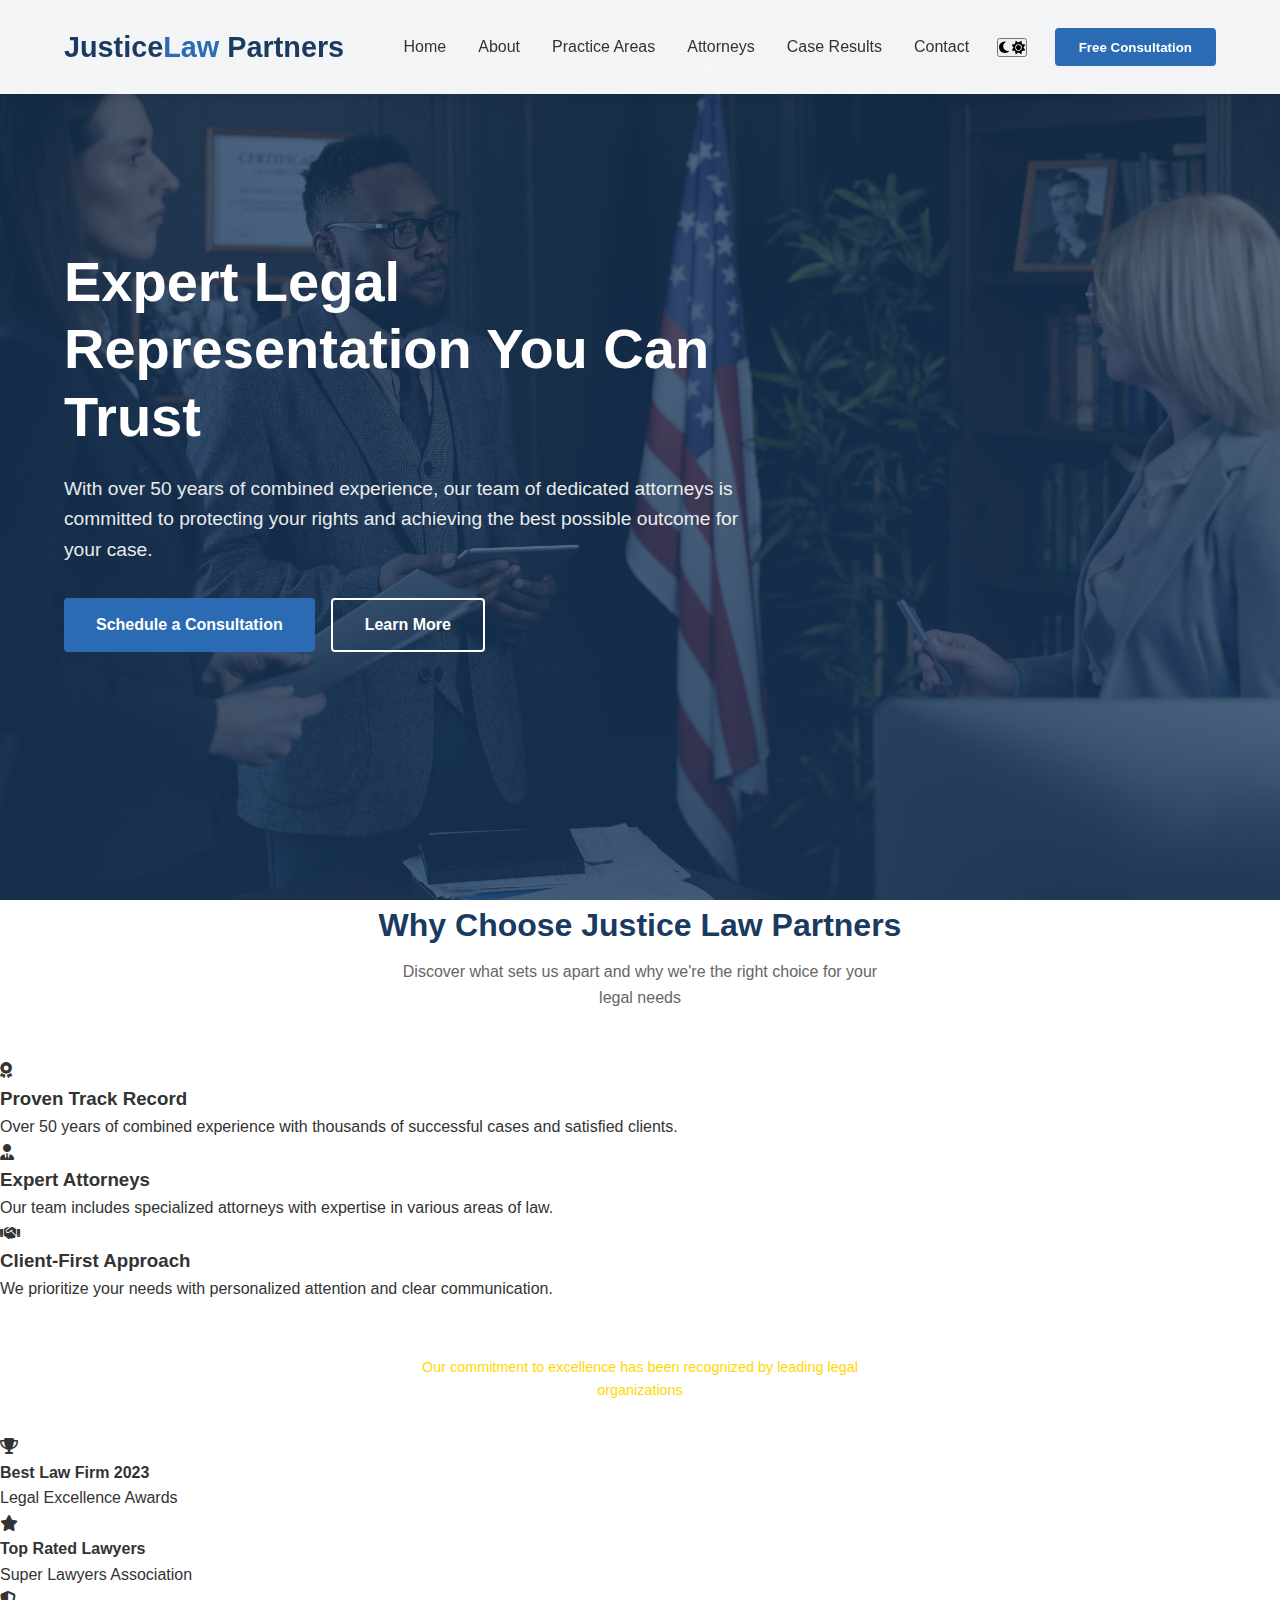
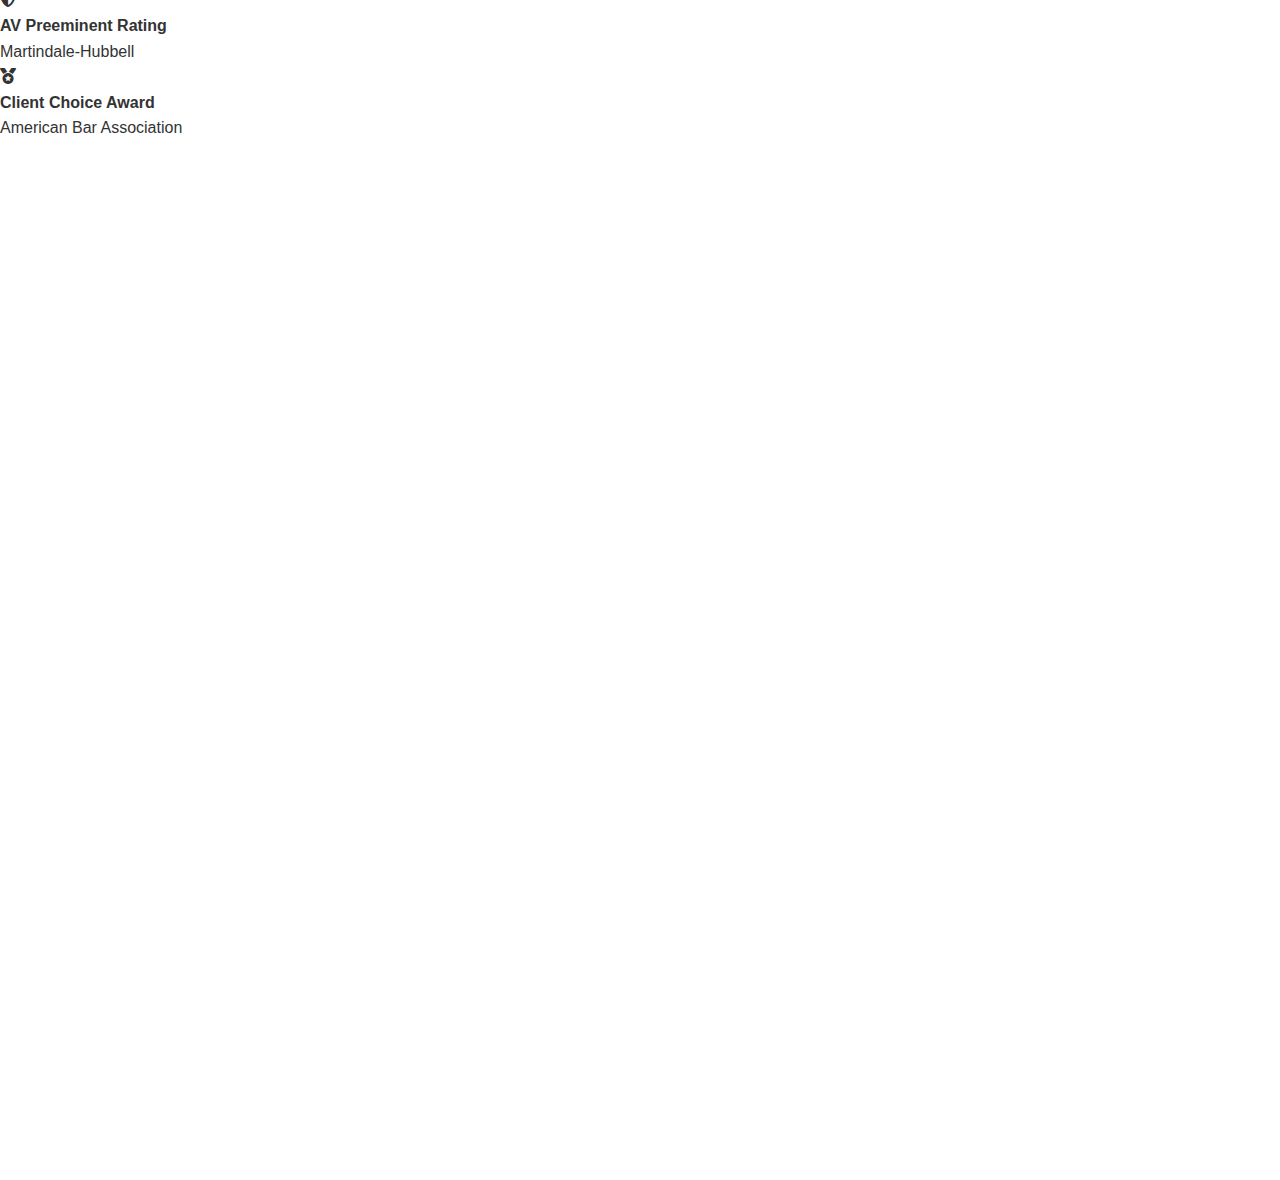
<file: index.html>
<!DOCTYPE html>
<html lang="en">
<head>
    <meta charset="UTF-8">
    <meta name="viewport" content="width=device-width, initial-scale=1.0">
    <title>Justice Law Partners</title>
    <link rel="stylesheet" href="styles/styles.css">
    <link rel="stylesheet" href="https://cdnjs.cloudflare.com/ajax/libs/font-awesome/6.4.0/css/all.min.css">
  
</head>
<body>
    <!-- Navigation Bar -->
    <nav>
        <div class="logo">Justice<span>Law</span> Partners</div>
        <ul class="nav-links">
            <li><a href="#">Home</a></li>
            <li><a href="#">About</a></li>
            <li><a href="#">Practice Areas</a></li>
            <li><a href="#">Attorneys</a></li>
            <li><a href="#">Case Results</a></li>
            <li><a href="#">Contact</a></li>
        </ul>
        <button class="dark-mode-toggle" id="darkModeToggle">
         <i class="fas fa-moon"></i>
        <i class="fas fa-sun"></i>
        </button>
        <button class="contact-btn">Free Consultation</button>
    </nav>

    <!-- Hero Section -->
    <section class="hero">
        <div class="hero-content">
            <h1>Expert Legal Representation You Can Trust</h1>
            <p>With over 50 years of combined experience, our team of dedicated attorneys is committed to protecting your rights and achieving the best possible outcome for your case.</p>
            <div class="hero-btns">
                <button class="btn btn-primary">Schedule a Consultation</button>
                <button class="btn btn-secondary">Learn More</button>
            </div>
        </div>
    </section>

     <!-- Why Choose Us Section -->
    <section class="why-choose-us">
        <div class="section-header">
            <h2>Why Choose Justice Law Partners</h2>
            <p>Discover what sets us apart and why we're the right choice for your legal needs</p>
        </div>

        <!-- Unique Selling Propositions -->
        <div class="usp-grid">
            <div class="usp-card">
                <div class="usp-icon">
                    <i class="fas fa-award"></i>
                </div>
                <h3>Proven Track Record</h3>
                <p>Over 50 years of combined experience with thousands of successful cases and satisfied clients.</p>
            </div>

            <div class="usp-card">
                <div class="usp-icon">
                    <i class="fas fa-user-tie"></i>
                </div>
                <h3>Expert Attorneys</h3>
                <p>Our team includes specialized attorneys with expertise in various areas of law.</p>
            </div>

            <div class="usp-card">
                <div class="usp-icon">
                    <i class="fas fa-handshake"></i>
                </div>
                <h3>Client-First Approach</h3>
                <p>We prioritize your needs with personalized attention and clear communication.</p>
            </div>
        </div>

        <!-- Awards & Certifications -->
        <div class="awards-section">
            <div class="section-header" style="color: white; margin-bottom: 2rem;">
                <h2 style="font-size: 1.8rem; color: white;">Awards & Recognition</h2>
                <p style="font-size: 0.9rem; color: #ffd700;">Our commitment to excellence has been recognized by leading legal organizations</p>
            </div>
            <div class="awards-grid">
                <div class="award-item">
                    <div class="award-icon">
                        <i class="fas fa-trophy"></i>
                    </div>
                    <h4>Best Law Firm 2023</h4>
                    <p>Legal Excellence Awards</p>
                </div>
                <div class="award-item">
                    <div class="award-icon">
                        <i class="fas fa-star"></i>
                    </div>
                    <h4>Top Rated Lawyers</h4>
                    <p>Super Lawyers Association</p>
                </div>
                <div class="award-item">
                    <div class="award-icon">
                        <i class="fas fa-shield-alt"></i>
                    </div>
                    <h4>AV Preeminent Rating</h4>
                    <p>Martindale-Hubbell</p>
                </div>
                <div class="award-item">
                    <div class="award-icon">
                        <i class="fas fa-medal"></i>
                    </div>
                    <h4>Client Choice Award</h4>
                    <p>American Bar Association</p>
                </div>
            </div>
        </div>


<!-- Stats Section -->
<section class="stats fade-in">
    <div class="stat-item fade-in">
        <div class="stat-number" data-target="500">0</div>
        <div class="stat-text">Cases Won</div>
    </div>
    <div class="stat-item fade-in">
        <div class="stat-number" data-target="50">0</div>
        <div class="stat-text">Years Experience</div>
    </div>
    <div class="stat-item fade-in">
        <div class="stat-number" data-target="98">0</div>
        <div class="stat-text">Client Satisfaction</div>
    </div>
    <div class="stat-item fade-in">
        <div class="stat-number">24/7</div>
        <div class="stat-text">Client Support</div>
    </div>
</section>

 <!-- Practice Areas Section -->
<section class="practice-areas fade-in">
    <div class="section-header fade-in">
        <h2>Our Practice Areas</h2>
        <p>Expert legal services tailored to meet your specific needs.</p>
    </div>
    
    <div class="areas-grid">
        <!-- Criminal Defense -->
        <div class="area-card fade-in">
            <div class="card-icon">
                <i class="fas fa-gavel"></i>
            </div>
            <h3>Criminal Defense</h3>
            <p>Protecting your rights and freedom with aggressive defense strategies.</p>
            <a href="#" class="read-more">
                Read More <i class="fas fa-arrow-right"></i>
            </a>
        </div>

        <!-- Real Estate Law -->
        <div class="area-card fade-in">
            <div class="card-icon">
                <i class="fas fa-home"></i>
            </div>
            <h3>Real Estate Law</h3>
            <p>Property transactions, disputes, and real estate legal matters.</p>
            <a href="#" class="read-more">
                Read More <i class="fas fa-arrow-right"></i>
            </a>
        </div>

        <!-- Family Law -->
        <div class="area-card fade-in">
            <div class="card-icon">
                <i class="fas fa-users"></i>
            </div>
            <h3>Family Law</h3>
            <p>Divorce, child custody, and family matter resolution.</p>
            <a href="#" class="read-more">
                Read More <i class="fas fa-arrow-right"></i>
            </a>
        </div>

        <!-- Business Law -->
        <div class="area-card fade-in">
            <div class="card-icon">
                <i class="fas fa-briefcase"></i>
            </div>
            <h3>Business Law</h3>
            <p>Corporate formation, contracts, and business litigation.</p>
            <a href="#" class="read-more">
                Read More <i class="fas fa-arrow-right"></i>
            </a>
        </div>

        <!-- Personal Injury -->
        <div class="area-card fade-in">
            <div class="card-icon">
                <i class="fas fa-car-crash"></i>
            </div>
            <h3>Personal Injury</h3>
            <p>Compensation for injuries from accidents and negligence.</p>
            <a href="#" class="read-more">
                Read More <i class="fas fa-arrow-right"></i>
            </a>
        </div>

        <!-- Immigration Law -->
        <div class="area-card fade-in">
            <div class="card-icon">
                <i class="fas fa-passport"></i>
            </div>
            <h3>Immigration Law</h3>
            <p>Visa applications, citizenship, and immigration compliance.</p>
            <a href="#" class="read-more"> 
                Read More <i class="fas fa-arrow-right"></i>
            </a>
        </div>
        <a class = "explore-btn" href="practice-areas.html" class="explore-btn">
            Explore More Areas <i class="fas fa-arrow-right"></i>
        </a>
    </div> 
    
</section>
        

    <script src="script/script.js"></script>
</body>
</html>
</file>
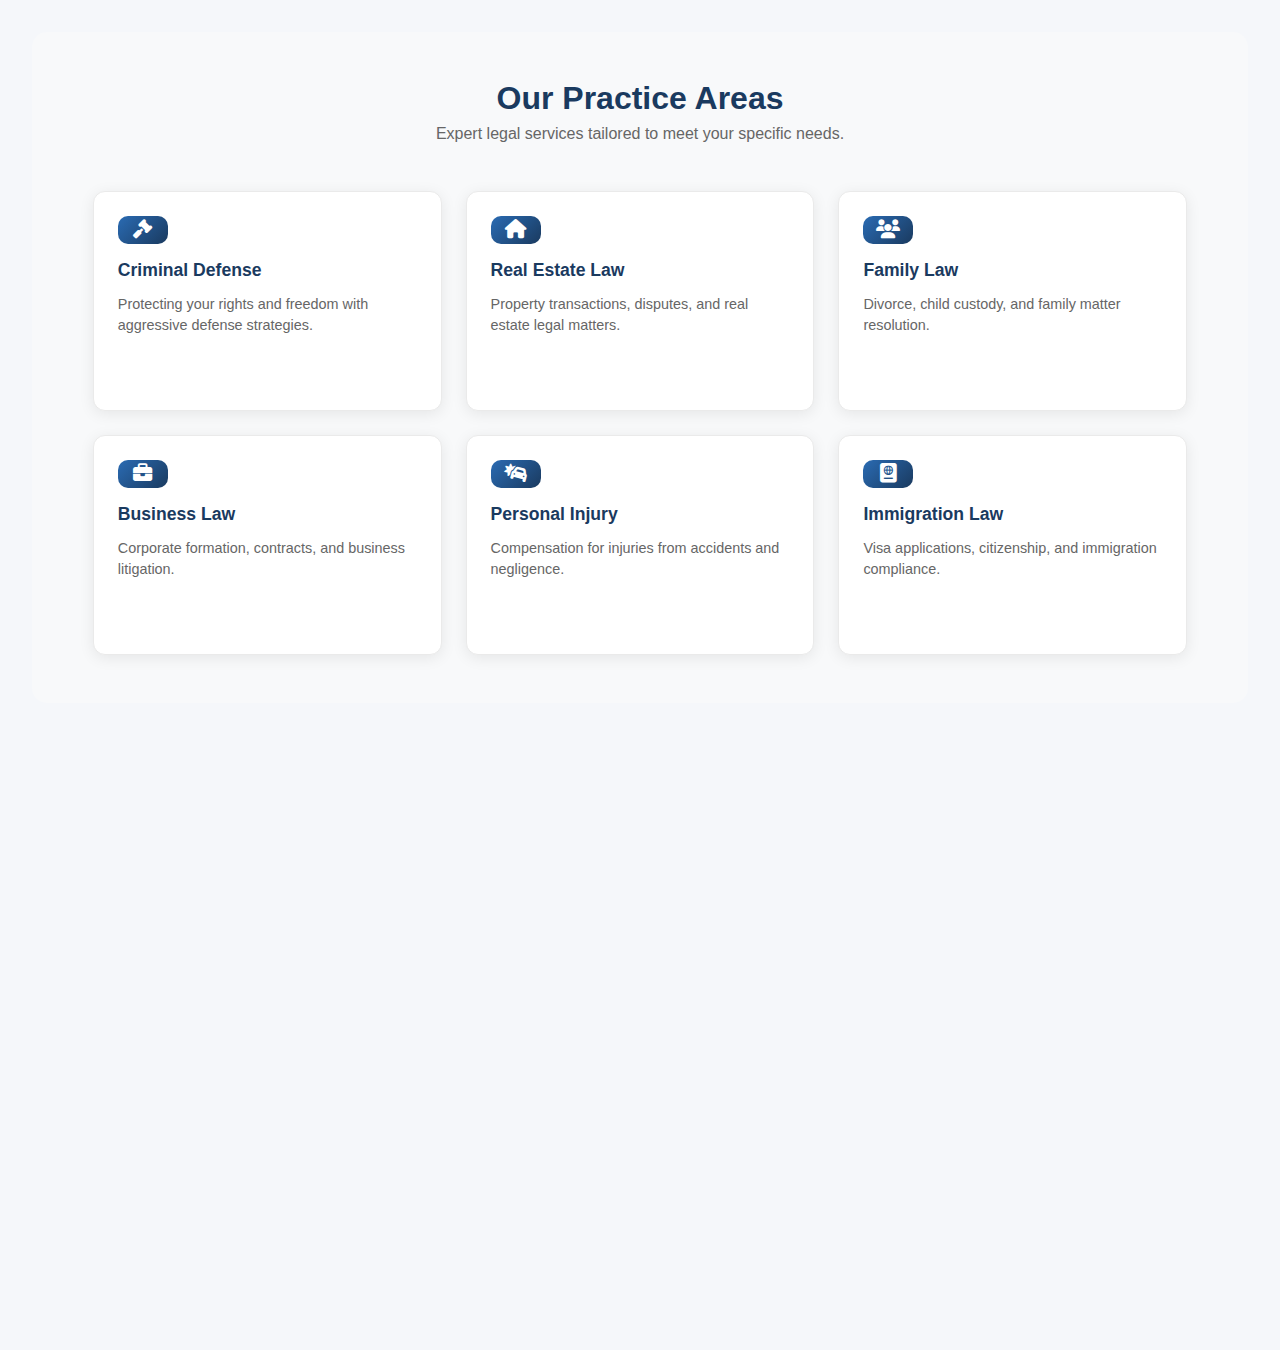
<file: contact.html>
<!DOCTYPE html>
<html lang="en">
<head>
    <meta charset="UTF-8">
    <meta name="viewport" content="width=device-width, initial-scale=1.0">
    <title>Practice Areas Test</title>
    <link rel="stylesheet" href="https://cdnjs.cloudflare.com/ajax/libs/font-awesome/6.4.0/css/all.min.css">
    <style>
        * {
            margin: 0;
            padding: 0;
            box-sizing: border-box;
            font-family: 'Segoe UI', Tahoma, Geneva, Verdana, sans-serif;
        }

        body {
            background: #f5f7fa;
            padding: 2rem;
            min-height: 150vh; /* Added to enable scrolling */
        }

        /* Practice Areas Section */
        .practice-areas {
            padding: 3rem 5%;
            background-color: #f8f9fa;
            max-width: 1400px;
            margin: 0 auto;
            border-radius: 15px;
        }

        .section-header {
            text-align: center;
            margin-bottom: 3rem;
        }

        .section-header h2 {
            font-size: 2rem;
            color: #1a3a5f;
            margin-bottom: 0.5rem;
        }

        .section-header p {
            font-size: 1rem;
            color: #666;
            max-width: 500px;
            margin: 0 auto;
        }

        .areas-grid {
            display: grid;
            grid-template-columns: repeat(auto-fit, minmax(280px, 1fr));
            gap: 1.5rem;
            max-width: 1200px;
            margin: 0 auto;
        }

        .area-card {
            background: white;
            border-radius: 12px;
            padding: 1.5rem;
            box-shadow: 0 3px 15px rgba(0, 0, 0, 0.08);
            transition: all 0.3s ease;
            position: relative;
            overflow: hidden;
            border: 1px solid #eaeaea;
            height: 220px;
            display: flex;
            flex-direction: column;
        }

        .area-card:hover {
            transform: translateY(-3px);
            box-shadow: 0 8px 25px rgba(42, 107, 179, 0.12);
        }

        .card-icon {
            width: 50px;
            height: 50px;
            background: linear-gradient(135deg, #2a6bb3, #1a3a5f);
            border-radius: 10px;
            display: flex;
            align-items: center;
            justify-content: center;
            margin-bottom: 1rem;
            color: white;
            font-size: 1.2rem;
        }

        .area-card h3 {
            font-size: 1.1rem;
            color: #1a3a5f;
            margin-bottom: 0.8rem;
            font-weight: 600;
        }

        .area-card p {
            color: #666;
            line-height: 1.5;
            font-size: 0.9rem;
            margin-bottom: 1rem;
            flex-grow: 1;
        }

        .read-more {
            display: inline-flex;
            align-items: center;
            gap: 0.3rem;
            color: #2a6bb3;
            text-decoration: none;
            font-weight: 600;
            padding: 0.5rem 1rem;
            border: 1.5px solid #2a6bb3;
            border-radius: 6px;
            transition: all 0.3s ease;
            opacity: 0;
            transform: translateY(8px);
            font-size: 0.85rem;
            align-self: flex-start;
        }

        .area-card:hover .read-more {
            opacity: 1;
            transform: translateY(0);
        }

        .read-more:hover {
            background: #2a6bb3;
            color: white;
            transform: translateX(3px);
        }

        .read-more i {
            transition: transform 0.3s ease;
            font-size: 0.8rem;
        }

        .read-more:hover i {
            transform: translateX(2px);
        }

        /* Fade In Animations */
        .fade-in {
            opacity: 0;
            transform: translateY(30px);
            transition: opacity 0.6s ease, transform 0.6s ease;
        }

        .fade-in.visible {
            opacity: 1;
            transform: translateY(0);
        }

        /* Staggered animation for cards */
        .area-card.fade-in:nth-child(1) { transition-delay: 0.1s; }
        .area-card.fade-in:nth-child(2) { transition-delay: 0.2s; }
        .area-card.fade-in:nth-child(3) { transition-delay: 0.3s; }
        .area-card.fade-in:nth-child(4) { transition-delay: 0.4s; }
        .area-card.fade-in:nth-child(5) { transition-delay: 0.5s; }
        .area-card.fade-in:nth-child(6) { transition-delay: 0.6s; }

        /* Responsive */
        @media (max-width: 768px) {
            .areas-grid {
                grid-template-columns: 1fr;
                gap: 1rem;
            }
            
            .area-card {
                padding: 1.25rem;
                height: auto;
                min-height: 200px;
            }
            
            body {
                padding: 1rem;
            }
        }

        .test-notice {
            text-align: center;
            background: #2a6bb3;
            color: white;
            padding: 0.8rem;
            border-radius: 8px;
            margin-bottom: 2rem;
            font-weight: 600;
            font-size: 0.9rem;
        }

        .scroll-indicator {
            text-align: center;
            color: #666;
            margin-top: 2rem;
            font-style: italic;
        }
    </style>
</head>
<body>
  

    <!-- Practice Areas Section -->
    <section class="practice-areas fade-in">
        <div class="section-header fade-in">
            <h2>Our Practice Areas</h2>
            <p>Expert legal services tailored to meet your specific needs.</p>
        </div>
        
        <div class="areas-grid">
            <!-- Criminal Defense -->
            <div class="area-card fade-in">
                <div class="card-icon">
                    <i class="fas fa-gavel"></i>
                </div>
                <h3>Criminal Defense</h3>
                <p>Protecting your rights and freedom with aggressive defense strategies.</p>
                <a href="#" class="read-more">
                    Read More <i class="fas fa-arrow-right"></i>
                </a>
            </div>

            <!-- Real Estate Law -->
            <div class="area-card fade-in">
                <div class="card-icon">
                    <i class="fas fa-home"></i>
                </div>
                <h3>Real Estate Law</h3>
                <p>Property transactions, disputes, and real estate legal matters.</p>
                <a href="#" class="read-more">
                    Read More <i class="fas fa-arrow-right"></i>
                </a>
            </div>

            <!-- Family Law -->
            <div class="area-card fade-in">
                <div class="card-icon">
                    <i class="fas fa-users"></i>
                </div>
                <h3>Family Law</h3>
                <p>Divorce, child custody, and family matter resolution.</p>
                <a href="#" class="read-more">
                    Read More <i class="fas fa-arrow-right"></i>
                </a>
            </div>

            <!-- Business Law -->
            <div class="area-card fade-in">
                <div class="card-icon">
                    <i class="fas fa-briefcase"></i>
                </div>
                <h3>Business Law</h3>
                <p>Corporate formation, contracts, and business litigation.</p>
                <a href="#" class="read-more">
                    Read More <i class="fas fa-arrow-right"></i>
                </a>
            </div>

            <!-- Personal Injury -->
            <div class="area-card fade-in">
                <div class="card-icon">
                    <i class="fas fa-car-crash"></i>
                </div>
                <h3>Personal Injury</h3>
                <p>Compensation for injuries from accidents and negligence.</p>
                <a href="#" class="read-more">
                    Read More <i class="fas fa-arrow-right"></i>
                </a>
            </div>

            <!-- Immigration Law -->
            <div class="area-card fade-in">
                <div class="card-icon">
                    <i class="fas fa-passport"></i>
                </div>
                <h3>Immigration Law</h3>
                <p>Visa applications, citizenship, and immigration compliance.</p>
                <a href="#" class="read-more">
                    Read More <i class="fas fa-arrow-right"></i>
                </a>
            </div>
        </div>
    </section>

    <script>
        // Fade in on scroll function
        function fadeInOnScroll() {
            const fadeElements = document.querySelectorAll('.fade-in');
            
            fadeElements.forEach(element => {
                const elementTop = element.getBoundingClientRect().top;
                const elementVisible = 150;
                
                if (elementTop < window.innerHeight - elementVisible) {
                    element.classList.add('visible');
                }
            });
        }

        // Event listeners
        window.addEventListener('scroll', fadeInOnScroll);
        window.addEventListener('load', fadeInOnScroll);
    </script>
</body>
</html>
</file>
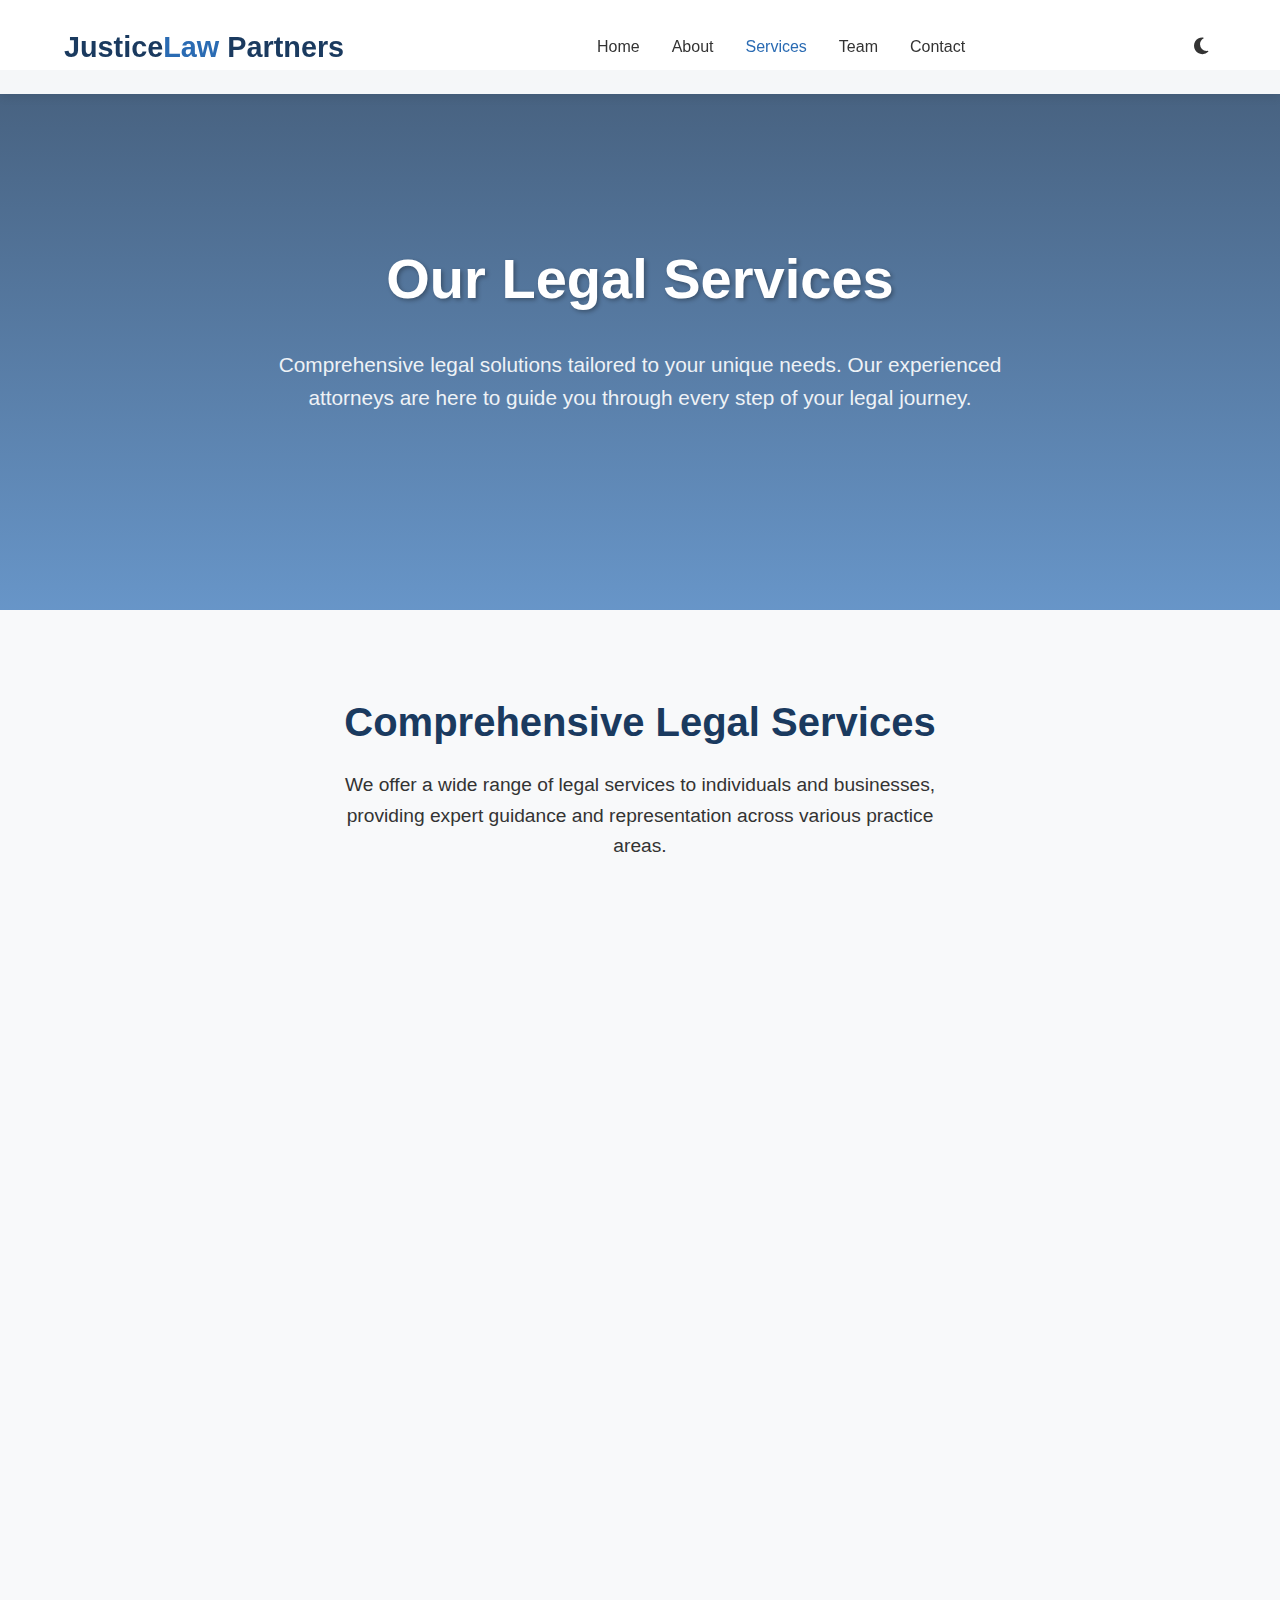
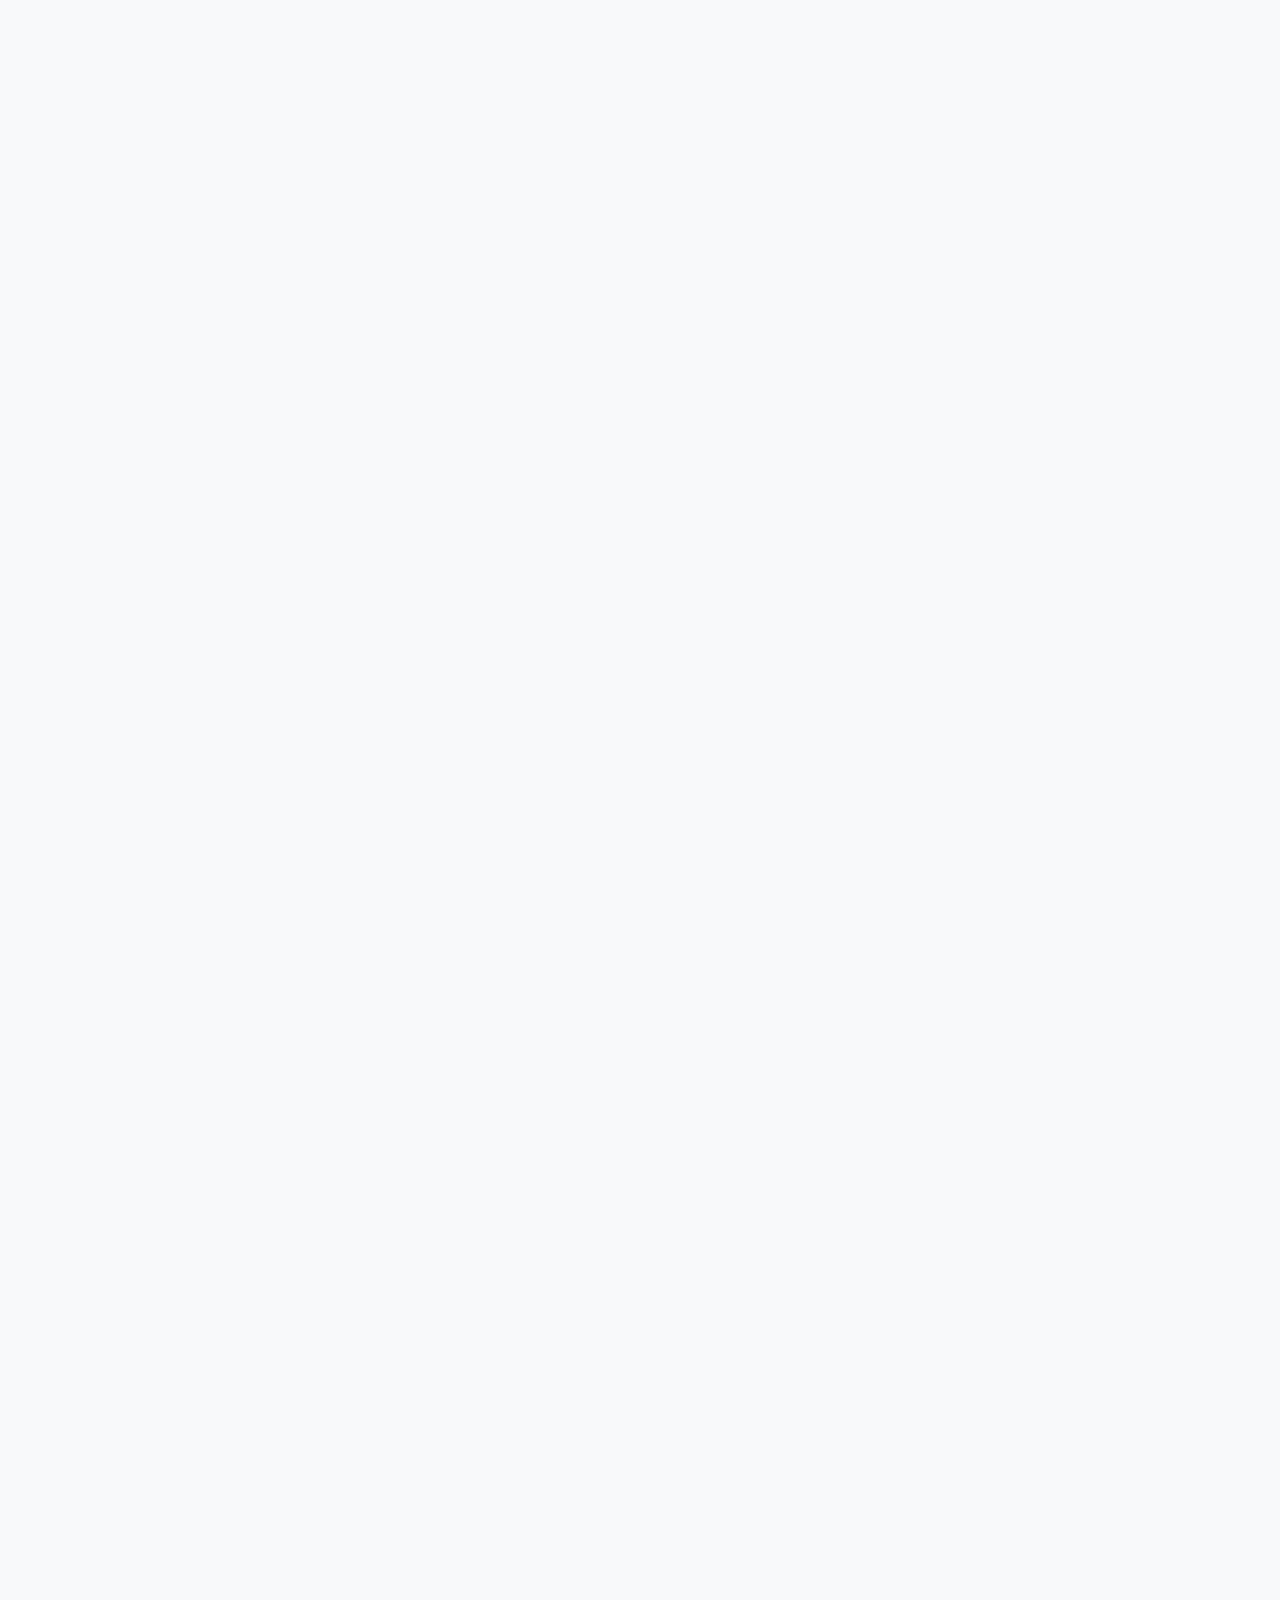
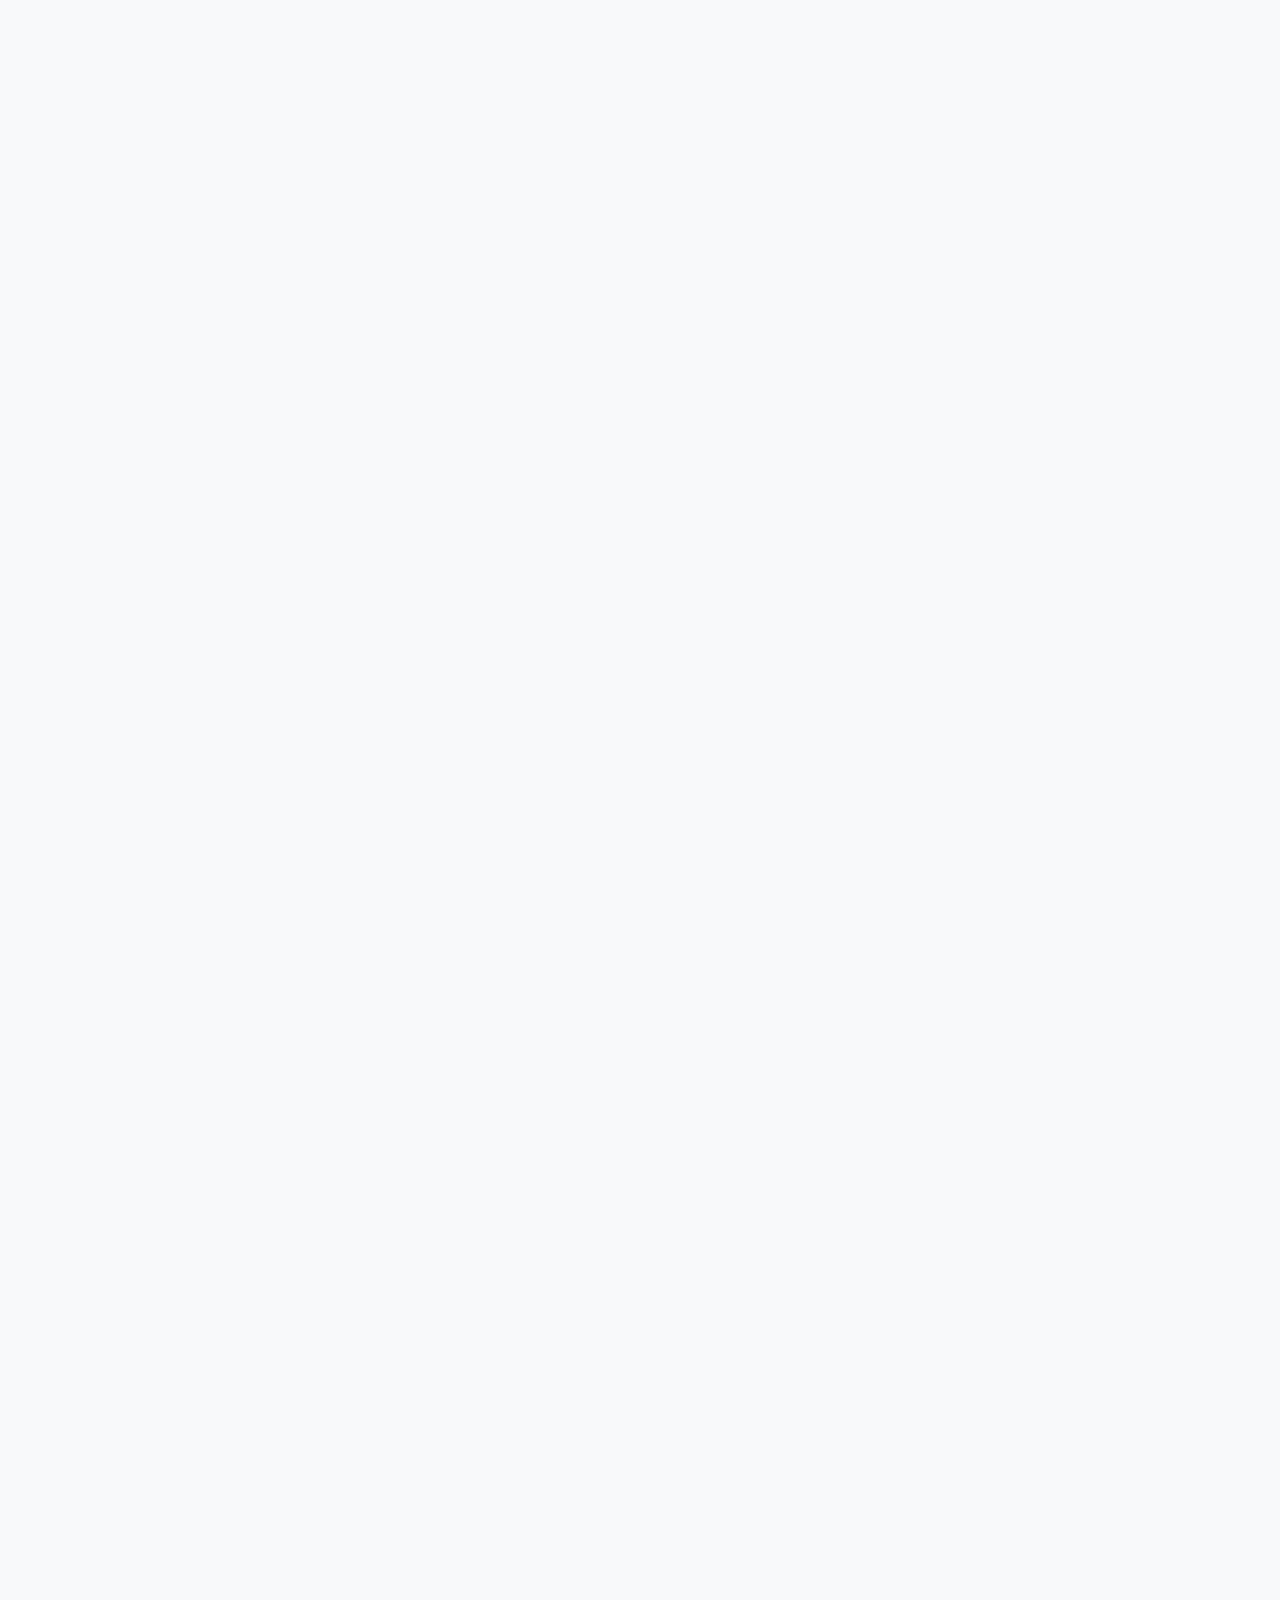
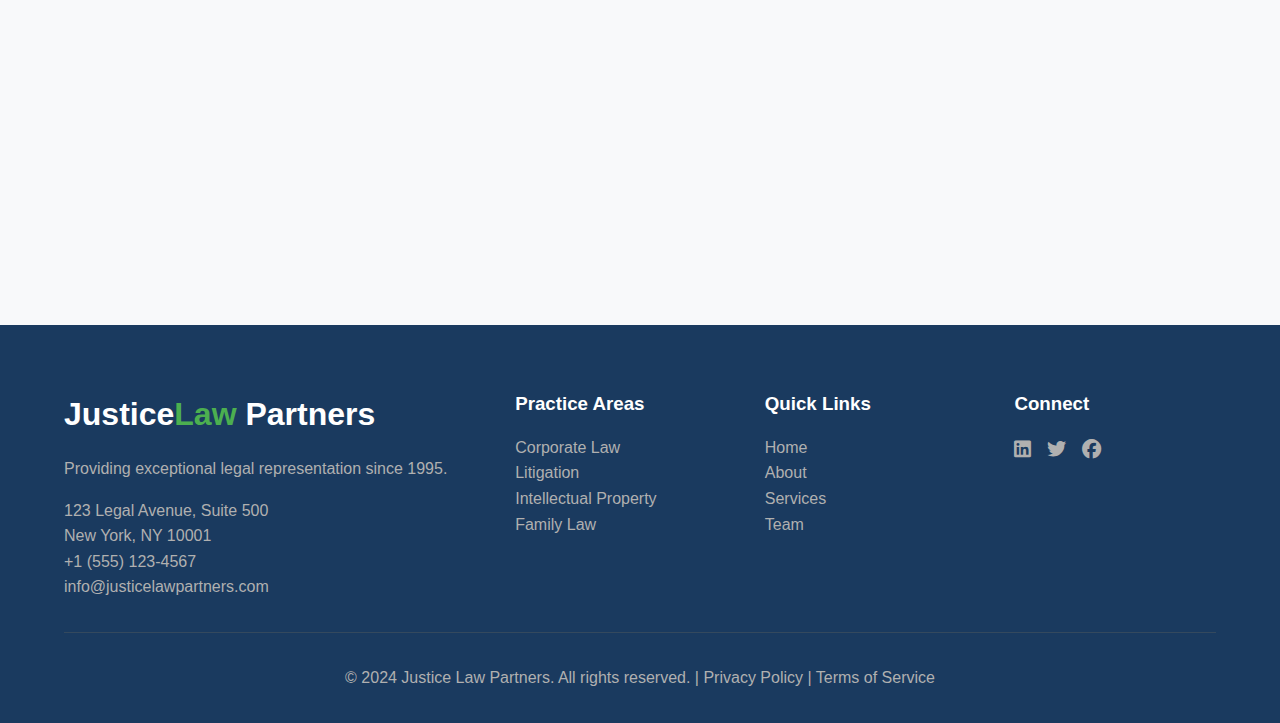
<file: services.html>
<!DOCTYPE html>
<html lang="en">
<head>
    <meta charset="UTF-8">
    <meta name="viewport" content="width=device-width, initial-scale=1.0">
    <title>Our Services - Justice Law Partners</title>
    <link rel="stylesheet" href="styles/services.css">
    <link rel="stylesheet" href="https://cdnjs.cloudflare.com/ajax/libs/font-awesome/6.4.0/css/all.min.css">
   
</head>
<body>
    <!-- Navigation -->
    <nav>
        <div class="logo">Justice<span>Law</span> Partners</div>
        <ul class="nav-links">
            <li><a href="index.html">Home</a></li>
            <li><a href="about.html">About</a></li>
            <li><a href="services.html" style="color: var(--secondary-color);">Services</a></li>
            <li><a href="team.html">Team</a></li>
            <li><a href="contact.html">Contact</a></li>
        </ul>
        <div class="nav-actions">
            <button class="theme-toggle" id="themeToggle">
                <i class="fas fa-moon"></i>
            </button>
       
        </div>
    </nav>

    <!-- Hero Section -->
    <section class="services-hero fade-in">
        <div class="hero-content">
            <h1>Our Legal Services</h1>
            <p>Comprehensive legal solutions tailored to your unique needs. Our experienced attorneys are here to guide you through every step of your legal journey.</p>
        </div>
    </section>

    <!-- Services Overview -->
    <section class="services-overview">
        <div class="section-header fade-in">
            <h2>Comprehensive Legal Services</h2>
            <p>We offer a wide range of legal services to individuals and businesses, providing expert guidance and representation across various practice areas.</p>
        </div>

        <!-- Services Grid -->
        <div class="services-grid">
            <!-- Corporate Law -->
            <div class="service-card fade-in">
                <div class="service-content">
                    <div class="service-icon">
                        <i class="fas fa-building"></i>
                    </div>
                    <h3>Corporate Law</h3>
                    <p>Comprehensive legal services for businesses of all sizes, from startups to established corporations.</p>
                    <ul class="service-features">
                        <li><i class="fas fa-check"></i> Business Formation & Structure</li>
                        <li><i class="fas fa-check"></i> Contract Drafting & Review</li>
                        <li><i class="fas fa-check"></i> Mergers & Acquisitions</li>
                        <li><i class="fas fa-check"></i> Corporate Governance</li>
                        <li><i class="fas fa-check"></i> Regulatory Compliance</li>
                    </ul>
                    <a href="https://legal.thomsonreuters.com/blog/corporate-law/" class="service-link">Learn More <i class="fas fa-arrow-right"></i></a>
                </div>
            </div>

            <!-- Litigation -->
            <div class="service-card fade-in delay-1">
                <div class="service-content">
                    <div class="service-icon">
                        <i class="fas fa-gavel"></i>
                    </div>
                    <h3>Litigation</h3>
                    <p>Aggressive representation in civil and commercial disputes with a track record of successful outcomes.</p>
                    <ul class="service-features">
                        <li><i class="fas fa-check"></i> Civil Litigation</li>
                        <li><i class="fas fa-check"></i> Commercial Disputes</li>
                        <li><i class="fas fa-check"></i> Contract Disputes</li>
                        <li><i class="fas fa-check"></i> Employment Litigation</li>
                        <li><i class="fas fa-check"></i> Appellate Practice</li>
                    </ul>
                    <a href="https://www.sciencedirect.com/science/article/abs/pii/S1574073007010043" class="service-link">Learn More <i class="fas fa-arrow-right"></i></a>
                </div>
            </div>

            <!-- Intellectual Property -->
            <div class="service-card fade-in delay-2">
                <div class="service-content">
                    <div class="service-icon">
                        <i class="fas fa-lightbulb"></i>
                    </div>
                    <h3>Intellectual Property</h3>
                    <p>Protecting your innovations, brands, and creative works in an increasingly competitive marketplace.</p>
                    <ul class="service-features">
                        <li><i class="fas fa-check"></i> Patent Registration</li>
                        <li><i class="fas fa-check"></i> Trademark Protection</li>
                        <li><i class="fas fa-check"></i> Copyright Registration</li>
                        <li><i class="fas fa-check"></i> IP Licensing</li>
                        <li><i class="fas fa-check"></i> IP Litigation</li>
                    </ul>
                    <a href="https://www.wipo.int/en/web/about-ip" class="service-link">Learn More <i class="fas fa-arrow-right"></i></a>
                </div>
            </div>

            <!-- Family Law -->
            <div class="service-card fade-in">
                <div class="service-content">
                    <div class="service-icon">
                        <i class="fas fa-home"></i>
                    </div>
                    <h3>Family Law</h3>
                    <p>Compassionate guidance through family legal matters with sensitivity and expertise.</p>
                    <ul class="service-features">
                        <li><i class="fas fa-check"></i> Divorce & Separation</li>
                        <li><i class="fas fa-check"></i> Child Custody & Support</li>
                        <li><i class="fas fa-check"></i> Prenuptial Agreements</li>
                        <li><i class="fas fa-check"></i> Adoption</li>
                        <li><i class="fas fa-check"></i> Mediation Services</li>
                    </ul>
                    <a href="https://legalempiregh.com/the-constitutional-perspective-on-family-law-in-ghana/" class="service-link">Learn More <i class="fas fa-arrow-right"></i></a>
                </div>
            </div>

            <!-- Real Estate Law -->
            <div class="service-card fade-in delay-1">
                <div class="service-content">
                    <div class="service-icon">
                        <i class="fas fa-house-user"></i>
                    </div>
                    <h3>Real Estate Law</h3>
                    <p>Expert legal guidance for residential and commercial real estate transactions and disputes.</p>
                    <ul class="service-features">
                        <li><i class="fas fa-check"></i> Property Transactions</li>
                        <li><i class="fas fa-check"></i> Lease Agreements</li>
                        <li><i class="fas fa-check"></i> Zoning & Land Use</li>
                        <li><i class="fas fa-check"></i> Title Examination</li>
                        <li><i class="fas fa-check"></i> Real Estate Litigation</li>
                    </ul>
                    <a href="https://vaal.com.gh/real-estate-laws-and-regulations-properties-in-ghana/" class="service-link">Learn More <i class="fas fa-arrow-right"></i></a>
                </div>
            </div>

            <!-- Employment Law -->
            <div class="service-card fade-in delay-2">
                <div class="service-content">
                    <div class="service-icon">
                        <i class="fas fa-briefcase"></i>
                    </div>
                    <h3>Employment Law</h3>
                    <p>Comprehensive employment law services for both employers and employees.</p>
                    <ul class="service-features">
                        <li><i class="fas fa-check"></i> Employment Contracts</li>
                        <li><i class="fas fa-check"></i> Workplace Policies</li>
                        <li><i class="fas fa-check"></i> Discrimination Claims</li>
                        <li><i class="fas fa-check"></i> Wrongful Termination</li>
                        <li><i class="fas fa-check"></i> Compliance Training</li>
                    </ul>
                    <a href="https://globalpeoplestrategist.com/employment-law-overview-in-ghana/" class="service-link">Learn More <i class="fas fa-arrow-right"></i></a>
                </div>
            </div>
        </div>

        <!-- Process Section -->
        <div class="process-section fade-in">
            <div class="section-header">
                <h2>Our Legal Process</h2>
                <p>We follow a structured approach to ensure your legal matters are handled efficiently and effectively.</p>
            </div>
            <div class="process-steps">
                <div class="process-step fade-in">
                    <div class="step-number">1</div>
                    <div class="step-content">
                        <h3>Initial Consultation</h3>
                        <p>We begin with a comprehensive consultation to understand your legal needs and objectives.</p>
                    </div>
                </div>
                <div class="process-step fade-in delay-1">
                    <div class="step-number">2</div>
                    <div class="step-content">
                        <h3>Case Evaluation</h3>
                        <p>Our team conducts thorough research and analysis to develop the best legal strategy.</p>
                    </div>
                </div>
                <div class="process-step fade-in delay-2">
                    <div class="step-number">3</div>
                    <div class="step-content">
                        <h3>Strategy Development</h3>
                        <p>We create a customized legal strategy tailored to your specific situation and goals.</p>
                    </div>
                </div>
                <div class="process-step fade-in delay-3">
                    <div class="step-number">4</div>
                    <div class="step-content">
                        <h3>Execution & Resolution</h3>
                        <p>We diligently work toward achieving the best possible outcome for your case.</p>
                    </div>
                </div>
            </div>
        </div>

        <!-- Why Choose Us -->
        <div class="why-choose-us">
            <div class="section-header fade-in">
                <h2>Why Choose Justice Law Partners</h2>
                <p>Our commitment to excellence and client success sets us apart from other law firms.</p>
            </div>
            <div class="benefits-grid">
                <div class="benefit-card fade-in">
                    <div class="benefit-icon">
                        <i class="fas fa-award"></i>
                    </div>
                    <h3>Proven Track Record</h3>
                    <p>With over 50 years of combined experience, we have a history of achieving successful outcomes for our clients.</p>
                </div>
                <div class="benefit-card fade-in delay-1">
                    <div class="benefit-icon">
                        <i class="fas fa-users"></i>
                    </div>
                    <h3>Client-Focused Approach</h3>
                    <p>We prioritize your needs and objectives, ensuring personalized attention and tailored legal solutions.</p>
                </div>
                <div class="benefit-card fade-in delay-2">
                    <div class="benefit-icon">
                        <i class="fas fa-balance-scale"></i>
                    </div>
                    <h3>Ethical Practice</h3>
                    <p>We uphold the highest ethical standards and are committed to transparency in all our dealings.</p>
                </div>
            </div>
        </div>

        <!-- FAQ Section -->
        <div class="faq-section fade-in">
            <div class="section-header">
                <h2>Frequently Asked Questions</h2>
                <p>Find answers to common questions about our legal services and processes.</p>
            </div>
            <div class="faq-container">
                <div class="faq-item">
                    <div class="faq-question">
                        <h3>How do I schedule a consultation?</h3>
                        <span class="faq-toggle"><i class="fas fa-chevron-down"></i></span>
                    </div>
                    <div class="faq-answer">
                        <p>You can schedule a consultation by calling our office at (555) 123-4567, filling out our online contact form, or emailing us at info@justicelawpartners.com. We typically respond within 24 hours to schedule your initial meeting.</p>
                    </div>
                </div>
                <div class="faq-item">
                    <div class="faq-question">
                        <h3>What are your attorney fees?</h3>
                        <span class="faq-toggle"><i class="fas fa-chevron-down"></i></span>
                    </div>
                    <div class="faq-answer">
                        <p>Our fee structure varies depending on the complexity of your case and the services required. We offer hourly rates, flat fees for certain services, and in some cases, contingency fees. During your initial consultation, we'll provide a clear explanation of our fees and payment options.</p>
                    </div>
                </div>
                <div class="faq-item">
                    <div class="faq-question">
                        <h3>How long does a typical case take?</h3>
                        <span class="faq-toggle"><i class="fas fa-chevron-down"></i></span>
                    </div>
                    <div class="faq-answer">
                        <p>The duration of a case depends on many factors, including complexity, court schedules, and the willingness of parties to negotiate. Simple matters may resolve in weeks, while complex litigation can take months or years. We'll provide a realistic timeline during our initial assessment of your case.</p>
                    </div>
                </div>
                <div class="faq-item">
                    <div class="faq-question">
                        <h3>Do you offer payment plans?</h3>
                        <span class="faq-toggle"><i class="fas fa-chevron-down"></i></span>
                    </div>
                    <div class="faq-answer">
                        <p>Yes, we understand that legal services can be a significant financial commitment. We offer flexible payment plans for many of our services. During your consultation, we can discuss payment options that work with your budget.</p>
                    </div>
                </div>
            </div>
        </div>

        <!-- CTA Section -->
        <div class="cta-section fade-in">
            <h2>Ready to Get Started?</h2>
            <p>Contact us today to discuss your legal needs and learn how we can help you achieve your objectives.</p>
            <div class="cta-buttons">
                <a href="contact.html" class="btn btn-primary">Schedule Consultation</a>
                <a href="team.html" class="btn btn-secondary">Meet Our Team</a>
            </div>
        </div>
    </section>

    <!-- Footer -->
    <footer>
        <div class="footer-container">
            <div class="footer-content">
                <div>
                    <div class="footer-logo">Justice<span>Law</span> Partners</div>
                    <p style="color: var(--footer-text); margin-bottom: 1rem;">Providing exceptional legal representation since 1995.</p>
                    <div style="color: var(--footer-text);">
                        <p>123 Legal Avenue, Suite 500</p>
                        <p>New York, NY 10001</p>
                        <p>+1 (555) 123-4567</p>
                        <p>info@justicelawpartners.com</p>
                    </div>
                </div>
                <div>
                    <h3 style="color: white; margin-bottom: 1rem;">Practice Areas</h3>
                    <ul style="list-style: none; color: var(--footer-text);">
                        <li><a href="#" style="color: var(--footer-text); text-decoration: none;">Corporate Law</a></li>
                        <li><a href="#" style="color: var(--footer-text); text-decoration: none;">Litigation</a></li>
                        <li><a href="#" style="color: var(--footer-text); text-decoration: none;">Intellectual Property</a></li>
                        <li><a href="#" style="color: var(--footer-text); text-decoration: none;">Family Law</a></li>
                    </ul>
                </div>
                <div>
                    <h3 style="color: white; margin-bottom: 1rem;">Quick Links</h3>
                    <ul style="list-style: none; color: var(--footer-text);">
                        <li><a href="index.html" style="color: var(--footer-text); text-decoration: none;">Home</a></li>
                        <li><a href="about.html" style="color: var(--footer-text); text-decoration: none;">About</a></li>
                        <li><a href="services.html" style="color: var(--footer-text); text-decoration: none;">Services</a></li>
                        <li><a href="team.html" style="color: var(--footer-text); text-decoration: none;">Team</a></li>
                    </ul>
                </div>
                <div>
                    <h3 style="color: white; margin-bottom: 1rem;">Connect</h3>
                    <div style="display: flex; gap: 1rem;">
                        <a href="#" style="color: var(--footer-text); font-size: 1.2rem;"><i class="fab fa-linkedin"></i></a>
                        <a href="#" style="color: var(--footer-text); font-size: 1.2rem;"><i class="fab fa-twitter"></i></a>
                        <a href="#" style="color: var(--footer-text); font-size: 1.2rem;"><i class="fab fa-facebook"></i></a>
                    </div>
                </div>
            </div>
            <div class="footer-bottom">
                <p>&copy; 2024 Justice Law Partners. All rights reserved. | <a href="#" style="color: var(--footer-text); text-decoration: none;">Privacy Policy</a> | <a href="#" style="color: var(--footer-text); text-decoration: none;">Terms of Service</a></p>
            </div>
        </div>
    </footer>

    <script src="script/services.js">
        
    </script>
</body>
</html>
</file>
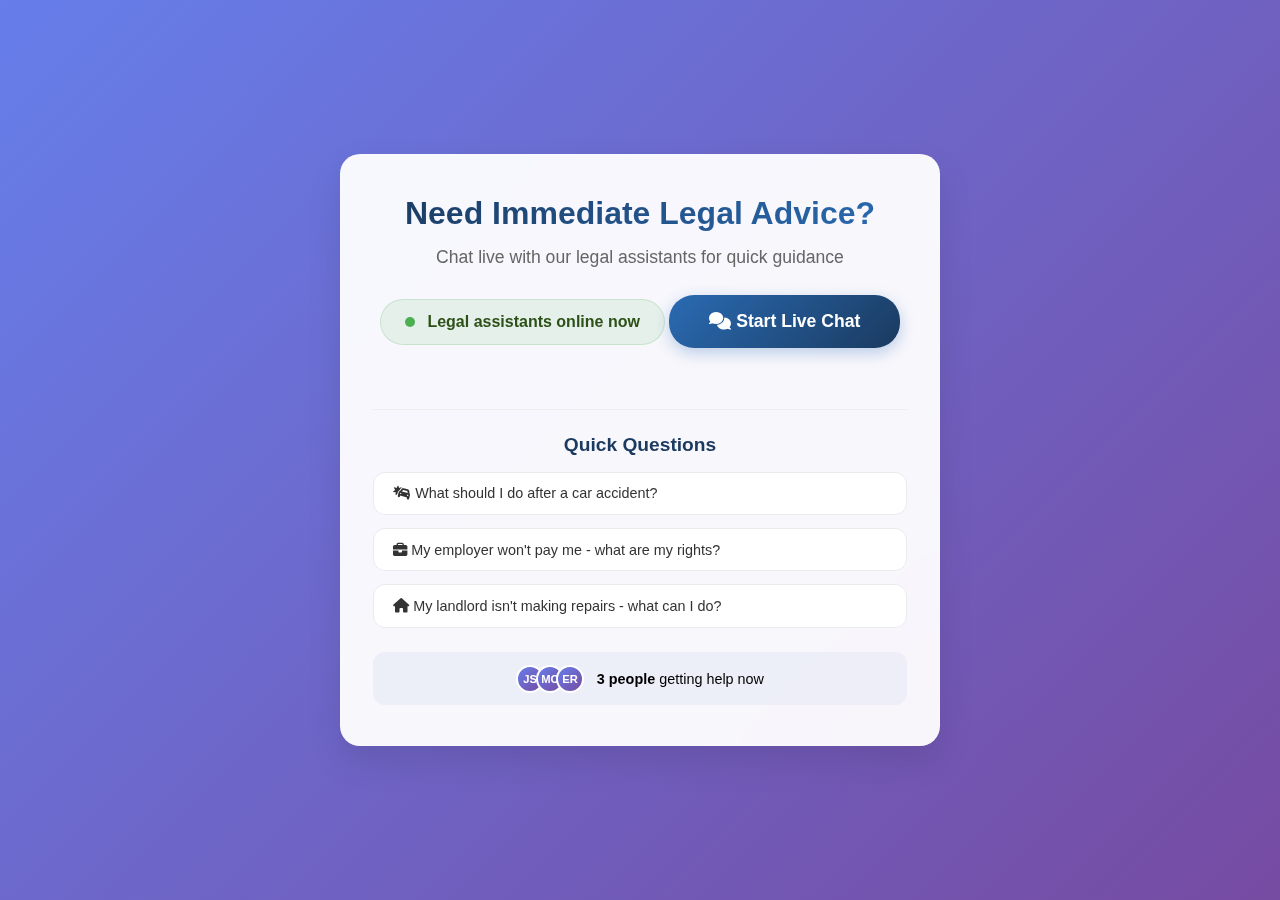
<file: test.html>
<!DOCTYPE html>
<html lang="en">
<head>
    <meta charset="UTF-8">
    <meta name="viewport" content="width=device-width, initial-scale=1.0">
    <title>Live Legal Support</title>
    <link rel="stylesheet" href="https://cdnjs.cloudflare.com/ajax/libs/font-awesome/6.4.0/css/all.min.css">
    <style>
        * {
            margin: 0;
            padding: 0;
            box-sizing: border-box;
            font-family: 'Segoe UI', Tahoma, Geneva, Verdana, sans-serif;
        }

        body {
            background: linear-gradient(135deg, #667eea 0%, #764ba2 100%);
            min-height: 100vh;
            display: flex;
            align-items: center;
            justify-content: center;
            padding: 2rem;
        }

        .instant-support {
            background: rgba(255, 255, 255, 0.95);
            backdrop-filter: blur(20px);
            border-radius: 20px;
            padding: 2.5rem 2rem;
            max-width: 600px;
            width: 100%;
            box-shadow: 0 15px 35px rgba(0, 0, 0, 0.1);
            border: 1px solid rgba(255, 255, 255, 0.2);
            text-align: center;
        }

        .support-content h2 {
            font-size: 2rem;
            background: linear-gradient(135deg, #1a3a5f, #2a6bb3);
            -webkit-background-clip: text;
            -webkit-text-fill-color: transparent;
            margin-bottom: 0.8rem;
            font-weight: 700;
        }

        .support-content p {
            font-size: 1.1rem;
            color: #666;
            margin-bottom: 1.5rem;
            line-height: 1.5;
        }

        .support-status {
            display: inline-flex;
            align-items: center;
            gap: 0.8rem;
            background: rgba(76, 175, 80, 0.1);
            padding: 0.8rem 1.5rem;
            border-radius: 25px;
            margin-bottom: 2rem;
            border: 1px solid rgba(76, 175, 80, 0.2);
        }

        .online-indicator {
            width: 10px;
            height: 10px;
            background: #4CAF50;
            border-radius: 50%;
            position: relative;
            animation: pulse 2s infinite;
        }

        @keyframes pulse {
            0%, 100% { transform: scale(1); }
            50% { transform: scale(1.3); }
        }

        .support-status span {
            font-weight: 600;
            color: #2d5016;
            font-size: 1rem;
        }

        .btn-primary {
            background: linear-gradient(135deg, #2a6bb3, #1a3a5f);
            color: white;
            border: none;
            padding: 1rem 2.5rem;
            border-radius: 25px;
            font-size: 1.1rem;
            font-weight: 600;
            cursor: pointer;
            box-shadow: 0 5px 15px rgba(42, 107, 179, 0.3);
            margin-bottom: 1.5rem;
        }

        /* Quick questions */
        .quick-questions {
            margin-top: 2rem;
            padding-top: 1.5rem;
            border-top: 1px solid #eee;
        }

        .quick-questions h3 {
            color: #1a3a5f;
            margin-bottom: 1rem;
            font-size: 1.2rem;
        }

        .question-buttons {
            display: grid;
            grid-template-columns: 1fr;
            gap: 0.8rem;
            margin-bottom: 1.5rem;
        }

        .question-btn {
            background: white;
            border: 1px solid #e9ecef;
            padding: 0.8rem 1.2rem;
            border-radius: 12px;
            cursor: pointer;
            font-size: 0.9rem;
            color: #333;
            text-align: left;
        }

        /* Response bubble */
        .response-bubble {
            display: none;
            background: #2a6bb3;
            color: white;
            padding: 1.2rem;
            border-radius: 15px;
            margin-top: 1rem;
            text-align: left;
            animation: slideUp 0.3s ease;
        }

        @keyframes slideUp {
            from {
                opacity: 0;
                transform: translateY(10px);
            }
            to {
                opacity: 1;
                transform: translateY(0);
            }
        }

        /* Online users */
        .online-users {
            display: flex;
            align-items: center;
            justify-content: center;
            gap: 0.8rem;
            margin-top: 1.2rem;
            padding: 0.8rem;
            background: rgba(42, 107, 179, 0.05);
            border-radius: 12px;
            font-size: 0.9rem;
        }

        .user-avatars {
            display: flex;
        }

        .user-avatar {
            width: 28px;
            height: 28px;
            border-radius: 50%;
            border: 2px solid white;
            margin-left: -8px;
            background: linear-gradient(135deg, #667eea, #764ba2);
            display: flex;
            align-items: center;
            justify-content: center;
            color: white;
            font-size: 0.7rem;
            font-weight: 600;
        }

        .user-avatar:first-child {
            margin-left: 0;
        }

        /* Responsive */
        @media (max-width: 768px) {
            .instant-support {
                padding: 2rem 1.5rem;
            }
            
            .support-content h2 {
                font-size: 1.7rem;
            }
        }
    </style>
</head>
<body>
    <section class="instant-support">
        <div class="support-content">
            <h2>Need Immediate Legal Advice?</h2>
            <p>Chat live with our legal assistants for quick guidance</p>
            
            <div class="support-status">
                <span class="online-indicator"></span>
                <span>Legal assistants online now</span>
            </div>

            <button class="btn-primary" id="startChat">
                <i class="fas fa-comments"></i> Start Live Chat
            </button>

            <!-- Quick questions -->
            <div class="quick-questions">
                <h3>Quick Questions</h3>
                <div class="question-buttons">
                    <button class="question-btn" data-question="accident">
                        <i class="fas fa-car-crash"></i> What should I do after a car accident?
                    </button>
                    <button class="question-btn" data-question="employment">
                        <i class="fas fa-briefcase"></i> My employer won't pay me - what are my rights?
                    </button>
                    <button class="question-btn" data-question="landlord">
                        <i class="fas fa-home"></i> My landlord isn't making repairs - what can I do?
                    </button>
                </div>

                <!-- Response bubble -->
                <div class="response-bubble" id="responseBubble">
                    <strong>Quick Answer:</strong>
                    <p id="responseText" style="margin-top: 0.5rem;">Based on your situation, you may have legal options. Let's discuss your specific case.</p>
                </div>
            </div>

            <!-- Online users -->
            <div class="online-users">
                <div class="user-avatars">
                    <div class="user-avatar">JS</div>
                    <div class="user-avatar">MC</div>
                    <div class="user-avatar">ER</div>
                </div>
                <div class="users-text">
                    <strong>3 people</strong> getting help now
                </div>
            </div>
        </div>
    </section>

    <script>
        document.addEventListener('DOMContentLoaded', function() {
            const startChatBtn = document.getElementById('startChat');
            const responseBubble = document.getElementById('responseBubble');
            const responseText = document.getElementById('responseText');
            const questionBtns = document.querySelectorAll('.question-btn');

            // Quick question responses
            const responses = {
                accident: "After a car accident: 1) Check for injuries 2) Call police 3) Exchange information 4) Take photos 5) Don't admit fault 6) Contact us for free case review.",
                employment: "If your employer isn't paying you: Document everything, review your contract, and contact labor board. You may have a wage claim.",
                landlord: "For landlord issues: Document all requests, check your lease terms, know your state's tenant rights. We can help send formal demands."
            };

            questionBtns.forEach(btn => {
                btn.addEventListener('click', function() {
                    const questionType = this.getAttribute('data-question');
                    responseText.textContent = responses[questionType];
                    responseBubble.style.display = 'block';
                    
                    // Scroll to response
                    responseBubble.scrollIntoView({ behavior: 'smooth', block: 'nearest' });
                });
            });

            // Start chat button
            startChatBtn.addEventListener('click', function() {
                responseText.textContent = "Welcome! I'm Sarah, your legal assistant. I'm here to help guide you through your legal questions. What specific situation are you dealing with today?";
                responseBubble.style.display = 'block';
                this.innerHTML = '<i class="fas fa-comment-dots"></i> Chat Started!';
                this.style.background = 'linear-gradient(135deg, #4CAF50, #45a049)';
            });

            // Simulate user activity
            function simulateUserActivity() {
                const usersText = document.querySelector('.users-text strong');
                
                setInterval(() => {
                    const userCount = 2 + Math.floor(Math.random() * 3);
                    usersText.textContent = `${userCount} people`;
                }, 8000);
            }

            simulateUserActivity();
        });
    </script>
</body>
</html>
</file>
<file: styles/styles.css>
* {
    margin: 0;
    padding: 0;
    box-sizing: border-box;
    font-family: 'Segoe UI', Tahoma, Geneva, Verdana, sans-serif;
}

body {
    line-height: 1.6;
    color: #333;
}

/* Navigation Bar */
nav {
    position: fixed;
    top: 0;
    left: 0;
    width: 100%;
    display: flex;
    justify-content: space-between;
    align-items: center;
    padding: 1.5rem 5%;
    background-color: rgba(255, 255, 255, 0.95);
    box-shadow: 0 2px 10px rgba(0, 0, 0, 0.1);
    z-index: 1000;
    transition: all 0.3s ease;
}

.logo {
    font-size: 1.8rem;
    font-weight: 700;
    color: #1a3a5f;
}

.logo span {
    color: #2a6bb3;
}

.nav-links {
    display: flex;
    list-style: none;
}

.nav-links li {
    margin-left: 2rem;
}

.nav-links a {
    text-decoration: none;
    color: #333;
    font-weight: 500;
    font-size: 1rem;
    position: relative;
    padding: 0.5rem 0;
    transition: color 0.3s ease;
}

.nav-links a:hover {
    color: #2a6bb3;
}

.nav-links a::after {
    content: '';
    position: absolute;
    bottom: 0;
    left: 0;
    width: 0;
    height: 3px;
    background-color: #2a6bb3;
    transition: width 0.3s ease;
}

.nav-links a:hover::after {
    width: 100%;
}

.contact-btn {
    background-color: #2a6bb3;
    color: white;
    border: none;
    padding: 0.7rem 1.5rem;
    border-radius: 4px;
    font-weight: 600;
    cursor: pointer;
    transition: background-color 0.3s ease;
}

.contact-btn:hover {
    background-color: #1a3a5f;
}

/* Hero Section */
.hero {
    height: 100vh;
    background: 
        linear-gradient(rgba(26, 58, 95, 0.7), rgba(26, 58, 95, 0.8)),
        url('../images/heroimage.jpg') no-repeat center center/cover;
    display: flex;
    align-items: center;
    padding: 0 5%;
    color: white;
}

.hero-content {
    max-width: 700px;
    z-index: 2;
}

.hero h1 {
    font-size: 3.5rem;
    margin-bottom: 1.5rem;
    line-height: 1.2;
}

.hero p {
    font-size: 1.2rem;
    margin-bottom: 2rem;
    opacity: 0.9;
}

.hero-btns {
    display: flex;
    gap: 1rem;
}

.btn {
    padding: 1rem 2rem;
    border-radius: 4px;
    font-weight: 600;
    cursor: pointer;
    transition: all 0.3s ease;
    font-size: 1rem;
}

.btn-primary {
    background-color: #2a6bb3;
    color: white;
    border: none;
}

.btn-primary:hover {
    background-color: #1a3a5f;
    box-shadow: 0 10px 20px rgba(0, 0, 0, 0.2);
}

.btn-secondary {
    background-color: transparent;
    color: white;
    border: 2px solid white;
}

.btn-secondary:hover {
    background-color: white;
    color: #1a3a5f;
    box-shadow: 0 10px 20px rgba(0, 0, 0, 0.2);
}

/* Stats Section */
.stats {
    display: flex;
    justify-content: space-around;
    background-color: #f8f9fa;
    padding: 4rem 5%;
}

.stat-item {
    text-align: center;
}

.stat-number {
    font-size: 3rem;
    font-weight: 700;
    color: #2a6bb3;
    margin-bottom: 0.5rem;
    transition: all 0.3s ease;
}

.stat-text {
    font-size: 1.1rem;
    color: #555;
}

/* Fade in animation classes - ONLY ONCE */
.fade-in {
    opacity: 0;
    transform: translateY(30px);
    transition: opacity 0.6s ease, transform 0.6s ease;
}

.fade-in.visible {
    opacity: 1;
    transform: translateY(0);
}

/* Staggered animations */
.stat-item.fade-in:nth-child(1) { transition-delay: 0.1s; }
.stat-item.fade-in:nth-child(2) { transition-delay: 0.2s; }
.stat-item.fade-in:nth-child(3) { transition-delay: 0.3s; }
.stat-item.fade-in:nth-child(4) { transition-delay: 0.4s; }

/* Practice Areas Section */
.practice-areas {
    padding: 3rem 5%;
    background-color: #f8f9fa;
    max-width: 1400px;
    margin: 0 auto;
    border-radius: 15px;
}

.section-header {
    text-align: center;
    margin-bottom: 3rem;
}

.section-header h2 {
    font-size: 2rem;
    color: #1a3a5f;
    margin-bottom: 0.5rem;
}

.section-header p {
    font-size: 1rem;
    color: #666;
    max-width: 500px;
    margin: 0 auto;
}

.areas-grid {
    display: grid;
    grid-template-columns: repeat(auto-fit, minmax(280px, 1fr));
    gap: 1.5rem;
    max-width: 1200px;
    margin: 0 auto;
}

.area-card {
    background: white;
    border-radius: 12px;
    padding: 1.5rem;
    box-shadow: 0 3px 15px rgba(0, 0, 0, 0.08);
    transition: all 0.3s ease;
    position: relative;
    overflow: hidden;
    border: 1px solid #eaeaea;
    height: 220px;
    display: flex;
    flex-direction: column;
}

.area-card:hover {
    transform: translateY(-3px);
    box-shadow: 0 8px 25px rgba(42, 107, 179, 0.12);
}

.card-icon {
    width: 50px;
    height: 50px;
    background: linear-gradient(135deg, #2a6bb3, #1a3a5f);
    border-radius: 10px;
    display: flex;
    align-items: center;
    justify-content: center;
    margin-bottom: 1rem;
    color: white;
    font-size: 1.2rem;
}

.area-card h3 {
    font-size: 1.1rem;
    color: #1a3a5f;
    margin-bottom: 0.8rem;
    font-weight: 600;
}

.area-card p {
    color: #666;
    line-height: 1.5;
    font-size: 0.9rem;
    margin-bottom: 1rem;
    flex-grow: 1;
}

.read-more {
    display: inline-flex;
    align-items: center;
    gap: 0.3rem;
    color: #2a6bb3;
    text-decoration: none;
    font-weight: 600;
    padding: 0.5rem 1rem;
    border: 1.5px solid #2a6bb3;
    border-radius: 6px;
    transition: all 0.3s ease;
    opacity: 0;
    transform: translateY(8px);
    font-size: 0.85rem;
    align-self: flex-start;
}

.area-card:hover .read-more {
    opacity: 1;
    transform: translateY(0);
}

.read-more:hover {
    background: #2a6bb3;
    color: white;
    transform: translateX(3px);
}

.read-more i {
    transition: transform 0.3s ease;
    font-size: 0.8rem;
}

.read-more:hover i {
    transform: translateX(2px);
}
.explore-btn{
     display: inline-flex;
    align-items: center;
    gap: 0.5rem;
    background: transparent;
    color:#2a6bb3;
    text-decoration: none;
    padding: 0.8rem 1.5rem;
    border-radius: 8px;
    font-weight: 600;
    transition: all 0.3s ease;
    font-size: 1rem;
   
}
.explore-btn:hover {
    background: #2a6bb3;
    color:white;
}

/* Responsive Design */
@media (max-width: 768px) {
    .nav-links {
        display: none;
    }

    .hero h1 {
        font-size: 2.5rem;
    }

    .hero-btns {
        flex-direction: column;
    }

    .stats {
        flex-direction: column;
        gap: 2rem;
    }

    .areas-grid {
        grid-template-columns: 1fr;
        gap: 1rem;
    }
    
    .area-card {
        padding: 1.25rem;
        height: auto;
        min-height: 200px;
    }


}
</file>
<file: styles/services.css>
* {
            margin: 0;
            padding: 0;
            box-sizing: border-box;
            font-family: 'Segoe UI', Tahoma, Geneva, Verdana, sans-serif;
        }

        :root {
            --bg-color: #f8f9fa;
            --text-color: #333;
            --card-bg: white;
            --nav-bg: rgba(255, 255, 255, 0.95);
            --primary-color: #1a3a5f;
            --secondary-color: #2a6bb3;
            --accent-color: #4CAF50;
            --border-color: #e0e0e0;
            --footer-bg: #1a3a5f;
            --footer-text: #b0b0b0;
            --service-card-bg: #f8f9fa;
            --process-bg: #f0f4f8;
        }

        .dark-theme {
            --bg-color: #121212;
            --text-color: #e0e0e0;
            --card-bg: #1e1e1e;
            --nav-bg: rgba(30, 30, 30, 0.95);
            --primary-color: #2a6bb3;
            --secondary-color: #3a8bd3;
            --accent-color: #4CAF50;
            --border-color: #333;
            --footer-bg: #0a0a0a;
            --footer-text: #888;
            --service-card-bg: #2a2a2a;
            --process-bg: #2a2a2a;
        }

        body {
            line-height: 1.6;
            color: var(--text-color);
            background: var(--bg-color);
            transition: all 0.3s ease;
        }

        /* Navigation Bar */
        nav {
            position: fixed;
            top: 0;
            left: 0;
            width: 100%;
            display: flex;
            justify-content: space-between;
            align-items: center;
            padding: 1.5rem 5%;
            background-color: var(--nav-bg);
            box-shadow: 0 2px 10px rgba(0, 0, 0, 0.1);
            z-index: 1000;
            transition: all 0.3s ease;
        }

        .logo {
            font-size: 1.8rem;
            font-weight: 700;
            color: var(--primary-color);
        }

        .logo span {
            color: var(--secondary-color);
        }

        .nav-links {
            display: flex;
            list-style: none;
        }

        .nav-links li {
            margin-left: 2rem;
        }

        .nav-links a {
            text-decoration: none;
            color: var(--text-color);
            font-weight: 500;
            font-size: 1rem;
            position: relative;
            padding: 0.5rem 0;
            transition: color 0.3s ease;
        }

        .nav-links a:hover {
            color: var(--secondary-color);
        }

        .nav-links a::after {
            content: '';
            position: absolute;
            bottom: 0;
            left: 0;
            width: 0;
            height: 3px;
            background-color: var(--secondary-color);
            transition: width 0.3s ease;
        }

        .nav-links a:hover::after {
            width: 100%;
        }

        .nav-actions {
            display: flex;
            align-items: center;
            gap: 1rem;
        }

        .theme-toggle {
            background: none;
            border: none;
            color: var(--text-color);
            font-size: 1.2rem;
            cursor: pointer;
            padding: 0.5rem;
            border-radius: 50%;
            transition: all 0.3s ease;
            display: flex;
            align-items: center;
            justify-content: center;
        }

        .theme-toggle:hover {
            background: var(--secondary-color);
            color: white;
        }

        .contact-btn {
            background-color: var(--secondary-color);
            color: white;
            border: none;
            padding: 0.7rem 1.5rem;
            border-radius: 4px;
            font-weight: 600;
            cursor: pointer;
            transition: background-color 0.3s ease;
        }

        .contact-btn:hover {
            background-color: var(--primary-color);
        }

        /* Hero Section */
        .services-hero {
            height: 60vh;
            background: linear-gradient(rgba(26, 58, 95, 0.8), rgba(42, 107, 179, 0.7)), 
                        url('https://images.unsplash.com/photo-1589391886645-d51941baf7fb?ixlib=rb-4.0.3&ixid=M3wxMjA3fDB8MHxwaG90by1wYWdlfHx8fGVufDB8fHx8fA%3D%3D&auto=format&fit=crop&w=1770&q=80') no-repeat center center/cover;
            display: flex;
            align-items: center;
            justify-content: center;
            text-align: center;
            color: white;
            margin-top: 70px;
            padding: 0 5%;
        }

        .hero-content {
            max-width: 800px;
        }

        .services-hero h1 {
            font-size: 3.5rem;
            margin-bottom: 1.5rem;
            font-weight: 700;
            text-shadow: 2px 2px 4px rgba(0, 0, 0, 0.3);
        }

        .services-hero p {
            font-size: 1.3rem;
            margin-bottom: 2rem;
            opacity: 0.9;
            line-height: 1.6;
        }

        /* Services Overview */
        .services-overview {
            padding: 5rem 5%;
            max-width: 1400px;
            margin: 0 auto;
        }

        .section-header {
            text-align: center;
            margin-bottom: 4rem;
        }

        .section-header h2 {
            font-size: 2.5rem;
            color: var(--primary-color);
            margin-bottom: 1rem;
        }

        .section-header p {
            font-size: 1.2rem;
            color: var(--text-color);
            max-width: 600px;
            margin: 0 auto;
        }

        /* Services Grid */
        .services-grid {
            display: grid;
            grid-template-columns: repeat(auto-fill, minmax(350px, 1fr));
            gap: 2.5rem;
            margin-bottom: 5rem;
        }

        .service-card {
            background: var(--card-bg);
            border-radius: 15px;
            overflow: hidden;
            box-shadow: 0 10px 30px rgba(0, 0, 0, 0.08);
            transition: all 0.4s ease;
            position: relative;
        }

        .service-card:hover {
            transform: translateY(-10px);
            box-shadow: 0 15px 40px rgba(0, 0, 0, 0.15);
        }

        .service-icon {
            width: 80px;
            height: 80px;
            background: linear-gradient(135deg, var(--secondary-color), var(--primary-color));
            border-radius: 50%;
            display: flex;
            align-items: center;
            justify-content: center;
            margin: 0 auto 1.5rem;
            color: white;
            font-size: 2rem;
        }

        .service-content {
            padding: 2rem;
            text-align: center;
        }

        .service-content h3 {
            font-size: 1.5rem;
            color: var(--primary-color);
            margin-bottom: 1rem;
        }

        .service-content p {
            color: var(--text-color);
            line-height: 1.6;
            margin-bottom: 1.5rem;
        }

        .service-features {
            list-style: none;
            text-align: left;
            margin-bottom: 2rem;
        }

        .service-features li {
            padding: 0.5rem 0;
            color: var(--text-color);
            display: flex;
            align-items: center;
        }

        .service-features li i {
            color: var(--secondary-color);
            margin-right: 0.5rem;
        }

        .service-link {
            display: inline-flex;
            align-items: center;
            color: var(--secondary-color);
            font-weight: 600;
            text-decoration: none;
            transition: all 0.3s ease;
        }

        .service-link:hover {
            color: var(--primary-color);
            transform: translateX(5px);
        }

        .service-link i {
            margin-left: 0.5rem;
            transition: transform 0.3s ease;
        }

        .service-link:hover i {
            transform: translateX(3px);
        }

        /* Process Section */
        .process-section {
            background: var(--process-bg);
            padding: 5rem 5%;
            border-radius: 20px;
            margin: 4rem auto;
            max-width: 1400px;
        }

        .process-steps {
            display: flex;
            justify-content: space-between;
            margin-top: 3rem;
            position: relative;
        }

        .process-steps::before {
            content: '';
            position: absolute;
            top: 40px;
            left: 10%;
            right: 10%;
            height: 2px;
            background: var(--secondary-color);
            z-index: 1;
        }

        .process-step {
            text-align: center;
            position: relative;
            z-index: 2;
            flex: 1;
            padding: 0 1rem;
        }

        .step-number {
            width: 80px;
            height: 80px;
            background: var(--secondary-color);
            color: white;
            border-radius: 50%;
            display: flex;
            align-items: center;
            justify-content: center;
            font-size: 1.5rem;
            font-weight: 700;
            margin: 0 auto 1.5rem;
            box-shadow: 0 5px 15px rgba(42, 107, 179, 0.3);
        }

        .step-content h3 {
            font-size: 1.3rem;
            color: var(--primary-color);
            margin-bottom: 1rem;
        }

        .step-content p {
            color: var(--text-color);
            line-height: 1.6;
        }

        /* Why Choose Us */
        .why-choose-us {
            padding: 5rem 5%;
            max-width: 1400px;
            margin: 0 auto;
        }

        .benefits-grid {
            display: grid;
            grid-template-columns: repeat(auto-fit, minmax(300px, 1fr));
            gap: 2rem;
            margin-top: 3rem;
        }

        .benefit-card {
            background: var(--card-bg);
            padding: 2rem;
            border-radius: 15px;
            box-shadow: 0 5px 20px rgba(0, 0, 0, 0.08);
            transition: all 0.3s ease;
        }

        .benefit-card:hover {
            transform: translateY(-5px);
            box-shadow: 0 10px 25px rgba(0, 0, 0, 0.15);
        }

        .benefit-icon {
            width: 60px;
            height: 60px;
            background: var(--secondary-color);
            border-radius: 50%;
            display: flex;
            align-items: center;
            justify-content: center;
            color: white;
            font-size: 1.5rem;
            margin-bottom: 1.5rem;
        }

        .benefit-card h3 {
            font-size: 1.3rem;
            color: var(--primary-color);
            margin-bottom: 1rem;
        }

        .benefit-card p {
            color: var(--text-color);
            line-height: 1.6;
        }

        /* FAQ Section */
        .faq-section {
            background: var(--card-bg);
            padding: 5rem 5%;
            margin: 4rem auto;
            border-radius: 20px;
            box-shadow: 0 10px 30px rgba(0,0,0,0.1);
            max-width: 1400px;
        }

        .faq-container {
            max-width: 800px;
            margin: 0 auto;
        }

        .faq-item {
            margin-bottom: 1.5rem;
            border-bottom: 1px solid var(--border-color);
            padding-bottom: 1.5rem;
        }

        .faq-question {
            display: flex;
            justify-content: space-between;
            align-items: center;
            cursor: pointer;
            padding: 1rem 0;
        }

        .faq-question h3 {
            font-size: 1.2rem;
            color: var(--primary-color);
            margin: 0;
        }

        .faq-toggle {
            color: var(--secondary-color);
            font-size: 1.2rem;
            transition: transform 0.3s ease;
        }

        .faq-answer {
            padding-top: 1rem;
            color: var(--text-color);
            line-height: 1.6;
            display: none;
        }

        .faq-item.active .faq-answer {
            display: block;
        }

        .faq-item.active .faq-toggle {
            transform: rotate(180deg);
        }

        /* CTA Section */
        .cta-section {
            background: linear-gradient(135deg, #1a3a5f 0%, #2a6bb3 100%);
            color: white;
            padding: 5rem 5%;
            text-align: center;
            border-radius: 20px;
            margin: 4rem auto;
            max-width: 1400px;
        }

        .cta-section h2 {
            font-size: 2.5rem;
            margin-bottom: 1rem;
        }

        .cta-section p {
            font-size: 1.2rem;
            margin-bottom: 2rem;
            opacity: 0.9;
            max-width: 600px;
            margin-left: auto;
            margin-right: auto;
        }

        .cta-buttons {
            display: flex;
            gap: 1rem;
            justify-content: center;
            flex-wrap: wrap;
        }

        .btn {
            padding: 1rem 2rem;
            border-radius: 4px;
            font-weight: 600;
            cursor: pointer;
            transition: all 0.3s ease;
            font-size: 1rem;
            text-decoration: none;
        }

        .btn-primary {
            background-color: white;
            color: var(--secondary-color);
            border: none;
        }

        .btn-primary:hover {
            background-color: #f8f9fa;
            transform: translateY(-2px);
        }

        .btn-secondary {
            background-color: transparent;
            color: white;
            border: 2px solid white;
        }

        .btn-secondary:hover {
            background-color: white;
            color: var(--secondary-color);
        }

        /* Footer */
        footer {
            background: var(--footer-bg);
            color: white;
            padding: 4rem 5% 2rem;
            margin-top: 4rem;
        }

        .footer-container {
            max-width: 1400px;
            margin: 0 auto;
        }

        .footer-content {
            display: grid;
            grid-template-columns: 2fr 1fr 1fr 1fr;
            gap: 3rem;
            margin-bottom: 2rem;
        }

        .footer-logo {
            font-size: 2rem;
            font-weight: 700;
            margin-bottom: 1rem;
        }

        .footer-logo span {
            color: #4CAF50;
        }

        .footer-bottom {
            border-top: 1px solid #34495e;
            padding-top: 2rem;
            text-align: center;
            color: var(--footer-text);
        }

        /* Animation Classes */
        .fade-in {
            opacity: 0;
            transform: translateY(30px);
            transition: opacity 0.8s ease, transform 0.8s ease;
        }

        .fade-in.visible {
            opacity: 1;
            transform: translateY(0);
        }

        .delay-1 {
            transition-delay: 0.2s;
        }

        .delay-2 {
            transition-delay: 0.4s;
        }

        .delay-3 {
            transition-delay: 0.6s;
        }

        /* Responsive Design */
        @media (max-width: 1024px) {
            .footer-content {
                grid-template-columns: 1fr 1fr;
            }
            
            .process-steps {
                flex-direction: column;
                gap: 2rem;
            }
            
            .process-steps::before {
                display: none;
            }
            
            .services-hero h1 {
                font-size: 3rem;
            }
            
            .services-hero p {
                font-size: 1.2rem;
            }
        }

        @media (max-width: 768px) {
            .nav-links {
                display: none;
            }
            
            .services-hero h1 {
                font-size: 2.5rem;
            }
            
            .services-hero p {
                font-size: 1.1rem;
            }
            
            .services-grid {
                grid-template-columns: 1fr;
            }
            
            .footer-content {
                grid-template-columns: 1fr;
            }
            
            .cta-buttons {
                flex-direction: column;
                align-items: center;
            }
        }
</file>
